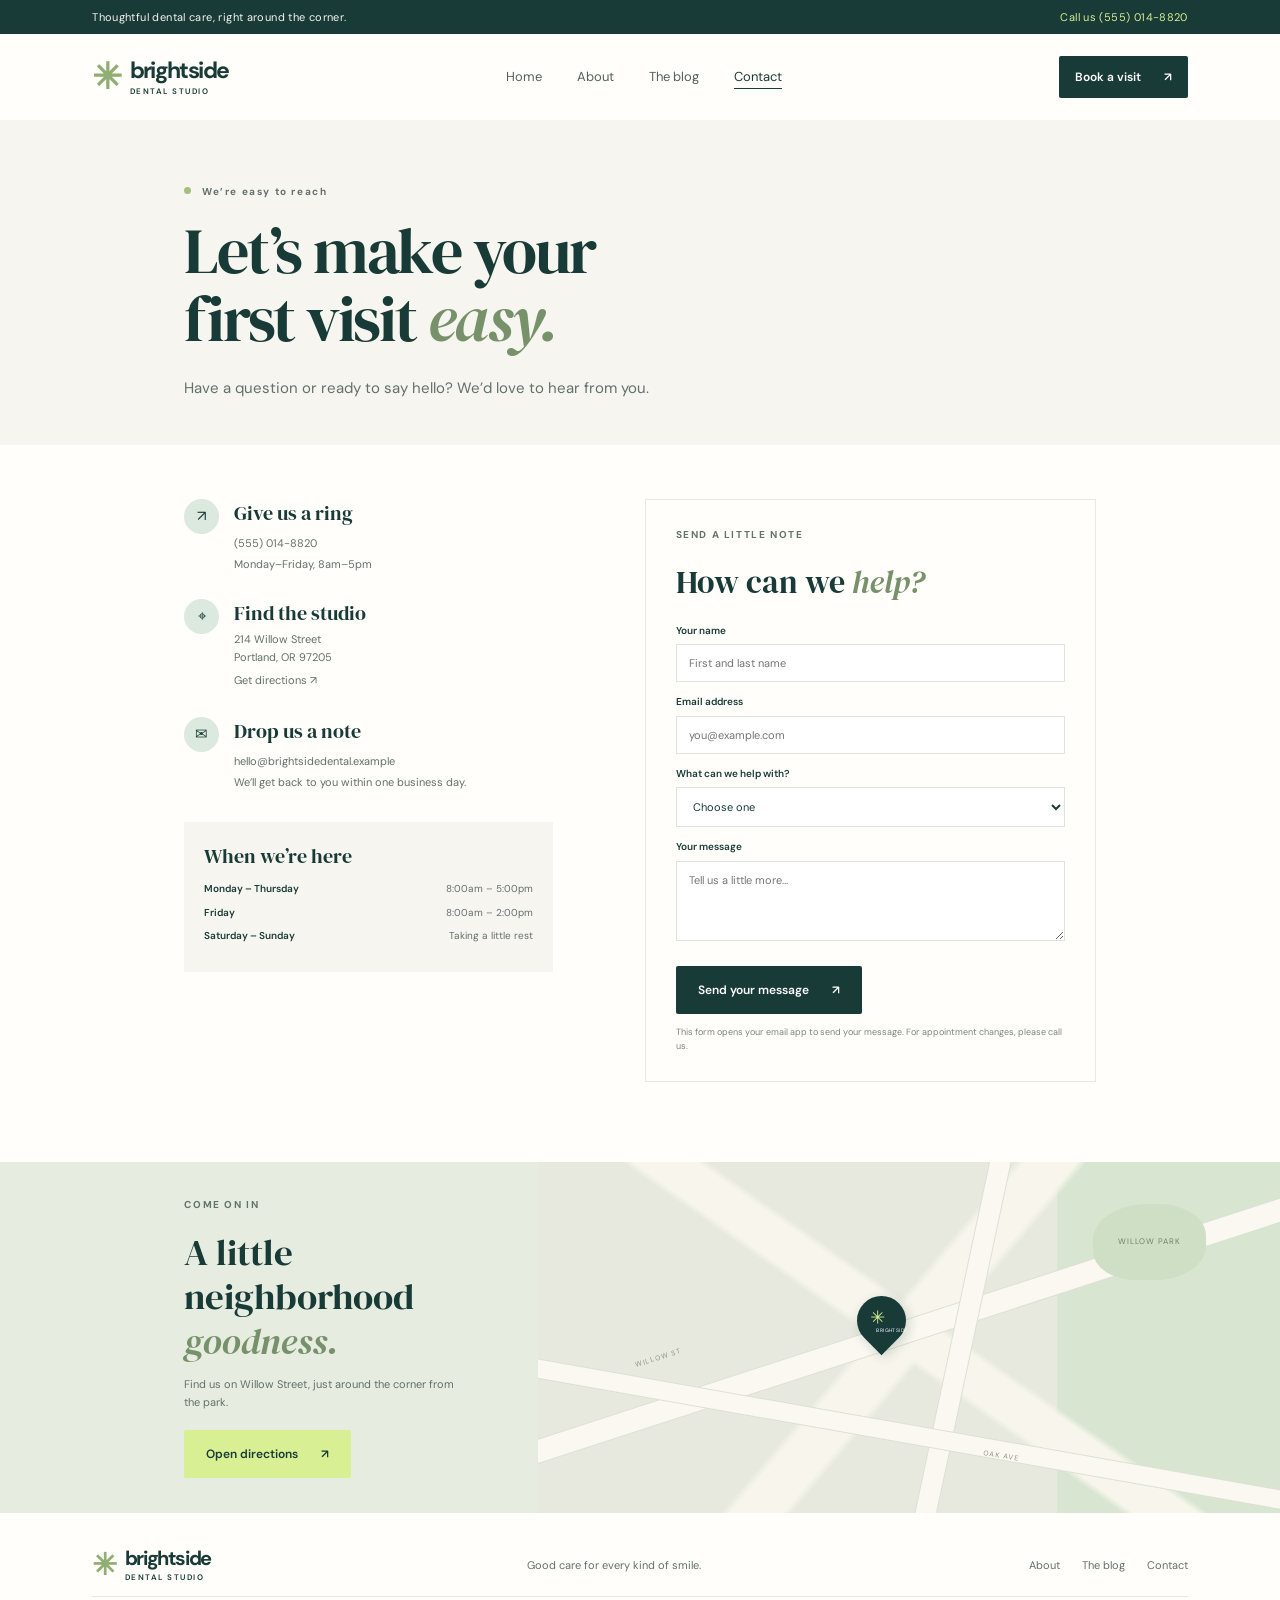
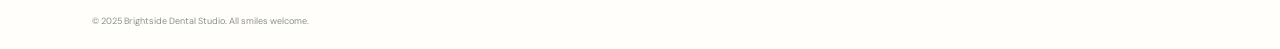
<file: contact.html>
<!doctype html>
<html lang="en">
<head><meta charset="utf-8"><meta name="viewport" content="width=device-width, initial-scale=1">
  <meta name="description" content="Get in touch or plan your first visit to Brightside Dental Studio.">
  <title>Contact | Brightside Dental Studio</title><link rel="stylesheet" href="dental.css"></head>
<body>
  <div class="topbar"><span>Thoughtful dental care, right around the corner.</span><a href="tel:+15550148820">Call us (555) 014-8820</a></div>
  <header class="site-header"><a class="brand" href="ai.html" aria-label="Brightside Dental Studio home"><span class="brand-mark">✳</span><span>brightside<span class="brand-small">DENTAL STUDIO</span></span></a><nav class="main-nav" aria-label="Main navigation"><a href="ai.html">Home</a><a href="about.html">About</a><a href="blog.html">The blog</a><a class="active" href="contact.html">Contact</a></nav><a class="button button-dark header-cta" href="#contact-form">Book a visit <span aria-hidden="true">↗</span></a></header>
  <main>
    <section class="contact-heading"><p class="eyebrow"><span class="eyebrow-dot"></span> We’re easy to reach</p><h1>Let’s make your<br>first visit <em>easy.</em></h1><p>Have a question or ready to say hello? We’d love to hear from you.</p></section>
    <section class="contact-layout">
      <div class="contact-details">
        <div class="contact-detail"><span class="detail-icon">↗</span><div><h2>Give us a ring</h2><a href="tel:+15550148820">(555) 014-8820</a><p>Monday–Friday, 8am–5pm</p></div></div>
        <div class="contact-detail"><span class="detail-icon">⌖</span><div><h2>Find the studio</h2><p>214 Willow Street<br>Portland, OR 97205</p><a href="https://maps.google.com/?q=214+Willow+Street+Portland+OR">Get directions ↗</a></div></div>
        <div class="contact-detail"><span class="detail-icon">✉</span><div><h2>Drop us a note</h2><a href="mailto:hello@brightsidedental.example">hello@brightsidedental.example</a><p>We’ll get back to you within one business day.</p></div></div>
        <div class="hours-card"><h2>When we’re here</h2><p><span>Monday – Thursday</span><span>8:00am – 5:00pm</span></p><p><span>Friday</span><span>8:00am – 2:00pm</span></p><p><span>Saturday – Sunday</span><span>Taking a little rest</span></p></div>
      </div>
      <form class="contact-form" id="contact-form" action="mailto:hello@brightsidedental.example" method="post" enctype="text/plain">
        <p class="eyebrow">SEND A LITTLE NOTE</p><h2>How can we <em>help?</em></h2>
        <label for="name">Your name</label><input id="name" name="name" type="text" placeholder="First and last name" required>
        <label for="email">Email address</label><input id="email" name="email" type="email" placeholder="you@example.com" required>
        <label for="reason">What can we help with?</label><select id="reason" name="reason"><option value="">Choose one</option><option>Scheduling a first visit</option><option>General question</option><option>Something else</option></select>
        <label for="message">Your message</label><textarea id="message" name="message" rows="4" placeholder="Tell us a little more..." required></textarea>
        <button class="button button-dark" type="submit">Send your message <span aria-hidden="true">↗</span></button>
        <p class="form-note">This form opens your email app to send your message. For appointment changes, please call us.</p>
      </form>
    </section>
    <section class="map-panel"><div class="map-overlay"><p class="eyebrow">COME ON IN</p><h2>A little neighborhood<br><em>goodness.</em></h2><p>Find us on Willow Street, just around the corner from the park.</p><a class="button button-light" href="https://maps.google.com/?q=214+Willow+Street+Portland+OR">Open directions <span aria-hidden="true">↗</span></a></div><div class="map-art" aria-label="Illustrated map showing Brightside Dental Studio on Willow Street"><span class="map-road road-one"></span><span class="map-road road-two"></span><span class="map-road road-three"></span><span class="map-park">WILLOW PARK</span><span class="map-pin">✳<small>BRIGHTSIDE</small></span><span class="map-label label-one">WILLOW ST</span><span class="map-label label-two">OAK AVE</span></div></section>
  </main>
  <footer class="site-footer"><a class="brand brand-footer" href="ai.html"><span class="brand-mark">✳</span><span>brightside<span class="brand-small">DENTAL STUDIO</span></span></a><p>Good care for every kind of smile.</p><div class="footer-links"><a href="about.html">About</a><a href="blog.html">The blog</a><a href="contact.html">Contact</a></div><small>© 2025 Brightside Dental Studio. All smiles welcome.</small></footer>
</body>
</html>
</file>
<file: dental.css>
@import url('https://fonts.googleapis.com/css2?family=DM+Sans:wght@400;500;600;700&family=DM+Serif+Display:ital@0;1&display=swap');
:root{--ink:#193b38;--muted:#62706b;--cream:#f7f5ef;--paper:#fffefa;--green:#dce9df;--lime:#d8ef93;--line:#e7e8df;--serif:'DM Serif Display',Georgia,serif;--sans:'DM Sans',Arial,sans-serif}
*{box-sizing:border-box}html{scroll-behavior:smooth}body{margin:0;color:var(--ink);background:var(--paper);font-family:var(--sans);font-size:15px;line-height:1.65}a{color:inherit;text-decoration:none}img{display:block;width:100%;object-fit:cover}.topbar{display:flex;justify-content:space-between;align-items:center;padding:8px 7.2%;background:var(--ink);color:#f7f5ef;font-size:11px;letter-spacing:.035em}.topbar a{color:var(--lime)}.site-header{height:86px;padding:0 7.2%;display:flex;align-items:center;justify-content:space-between;background:var(--paper)}.brand{display:inline-flex;gap:9px;align-items:center;color:var(--ink);font-size:23px;font-weight:700;letter-spacing:-.07em;line-height:1}.brand-mark{color:#90ad72;font-size:36px;line-height:.8}.brand-small{display:block;margin-top:5px;font-size:8px;font-weight:600;letter-spacing:.19em}.main-nav{display:flex;align-items:center;gap:35px;color:#56615d;font-size:13px}.main-nav a{transition:color .2s}.main-nav a:hover,.main-nav a.active{color:var(--ink)}.main-nav a.active{box-shadow:0 1px var(--ink)}.button{min-height:48px;display:inline-flex;align-items:center;justify-content:center;gap:23px;padding:0 22px;border:0;border-radius:2px;font:600 12px var(--sans);transition:transform .2s,background .2s;cursor:pointer}.button:hover{transform:translateY(-2px)}.button-dark{color:white;background:var(--ink)}.button-dark:hover{background:#2a514b}.button-light{color:var(--ink);background:var(--lime)}.header-cta{min-height:42px;padding:0 16px}
.hero{min-height:578px;display:grid;grid-template-columns:1fr 1fr;background:var(--cream)}.hero-copy{align-self:center;max-width:580px;padding:64px 10% 66px 14.4%}.eyebrow{margin:0 0 16px;color:#63726b;font-size:10px;font-weight:700;letter-spacing:.16em}.eyebrow-dot{width:7px;height:7px;display:inline-block;margin-right:7px;border-radius:50%;background:#a4bf7c;vertical-align:1px}h1,h2,h3,p{margin-top:0}h1,h2{font-weight:400}.hero h1,.page-hero h1,.contact-heading h1,.blog-heading h1{margin:0 0 22px;font:400 clamp(50px,5.4vw,75px)/1.07 var(--serif);letter-spacing:-.035em}h1 em,h2 em,blockquote em{color:#77916a;font-weight:400}.hero-text{max-width:390px;margin-bottom:27px;color:var(--muted);font-size:15px;line-height:1.8}.hero-actions{display:flex;align-items:center;gap:25px}.text-link{display:inline-flex;align-items:center;gap:9px;color:var(--ink);font-size:12px;font-weight:700}.text-link span,.service-card a span{transition:transform .2s}.text-link:hover span,.service-card a:hover span{transform:translateX(4px)}.hero-note{display:flex;gap:12px;align-items:center;margin-top:52px;color:#77827c;font-size:10px;line-height:1.6}.hero-note strong{color:var(--ink);font-size:10px}.note-stars{color:#b7a65c;letter-spacing:2px;font-size:13px}.hero-visual{position:relative;min-height:578px;padding:35px 7.5% 35px 0}.hero-visual>img{height:100%;min-height:508px}.floating-card{position:absolute;bottom:76px;left:-44px;display:flex;align-items:center;gap:13px;padding:16px 21px;background:var(--paper);box-shadow:0 10px 35px #18342a16;color:#77827c;font-size:10px;line-height:1.8}.floating-card strong{color:var(--ink);font-size:12px}.floating-icon{width:39px;height:39px;display:grid;place-items:center;border-radius:50%;background:var(--green);color:var(--ink);font-size:22px}.visual-caption{position:absolute;right:7.5%;bottom:48px;color:white;font-size:8px;letter-spacing:.13em;text-shadow:0 1px 5px #0008}
.section-pad{padding:90px 10% 105px;text-align:center}.welcome h2,.story-copy h2,.values-section h2,.blog-list-heading h2{margin:0;font:400 clamp(36px,4vw,51px)/1.18 var(--serif);letter-spacing:-.02em}.section-intro{max-width:495px;margin:19px auto 51px;color:var(--muted);font-size:13px}.service-grid{display:grid;grid-template-columns:repeat(3,1fr);gap:17px;text-align:left}.service-card{position:relative;min-height:229px;padding:28px 27px 24px;border:1px solid var(--line);background:#fff}.service-number{position:absolute;top:24px;right:24px;color:#a3aaa3;font-size:10px}.service-icon{display:block;margin-bottom:15px;color:#829b70;font-size:24px}.service-card h3{margin-bottom:8px;font:400 22px var(--serif)}.service-card p{margin-bottom:17px;color:var(--muted);font-size:11px;line-height:1.7}.service-card a{display:inline-flex;gap:9px;font-size:10px;font-weight:700}.quote-band{padding:74px 20px 70px;text-align:center;background:var(--green)}.quote-mark{display:block;height:43px;color:#8ca47a;font:60px/.9 var(--serif)}.quote-band blockquote{max-width:650px;margin:12px auto 21px;font:400 clamp(25px,3.2vw,39px)/1.35 var(--serif)}.quote-band p{margin:0;color:#60736a;font-size:9px;font-weight:700;letter-spacing:.14em}.visit-cta{display:flex;align-items:center;justify-content:space-between;padding:70px 14.4%;background:var(--ink);color:white}.visit-cta .eyebrow{color:#b8c5bb}.visit-cta h2{margin:0;font:400 clamp(35px,4vw,49px)/1.15 var(--serif)}.visit-cta h2 em{color:var(--lime)}.site-footer{display:grid;grid-template-columns:1.3fr 1fr 1fr;align-items:center;gap:15px;padding:35px 7.2% 20px}.brand-footer{font-size:20px}.brand-footer .brand-mark{font-size:30px}.site-footer>p{margin:0;color:var(--muted);font-size:11px}.footer-links{display:flex;justify-content:flex-end;gap:22px;color:var(--muted);font-size:11px}.footer-links a:hover{color:var(--ink)}.site-footer small{grid-column:1/-1;padding-top:17px;border-top:1px solid var(--line);color:#89918b;font-size:9px}
.page-hero{display:grid;grid-template-columns:1fr 1fr;align-items:center;gap:7%;padding:58px 10% 63px 14.4%;background:var(--cream)}.page-hero h1{font-size:clamp(48px,5vw,68px)}.page-hero .hero-text{margin:0}.page-hero img{height:370px}.story-section{display:grid;grid-template-columns:1fr 1fr;align-items:center;gap:10%;padding:95px 14.4%}.story-image img{height:410px}.story-copy h2{margin-bottom:23px}.story-copy>p:not(.eyebrow){color:var(--muted);font-size:13px}.story-copy .text-link{margin-top:8px}.values-section{padding:79px 14.4% 92px;background:var(--cream);text-align:center}.values-section h2{margin-bottom:40px}.values-grid{display:grid;grid-template-columns:repeat(3,1fr);gap:35px;text-align:left}.values-grid article{padding-top:18px;border-top:1px solid #d9ded4}.values-grid article>span{color:#83966d;font-size:10px}.values-grid h3{margin:14px 0 8px;font:400 22px var(--serif)}.values-grid p{margin:0;color:var(--muted);font-size:11px}
.contact-heading{padding:64px 14.4% 45px;background:var(--cream)}.contact-heading h1,.blog-heading h1{font-size:clamp(48px,5vw,67px)}.contact-heading>p:last-child,.blog-heading>p:last-child{margin:0;color:var(--muted)}.contact-layout{display:grid;grid-template-columns:.9fr 1.1fr;gap:10%;padding:54px 14.4% 80px}.contact-details{display:flex;flex-direction:column;gap:26px}.contact-detail{display:flex;gap:15px}.detail-icon{width:35px;height:35px;flex:0 0 35px;display:grid;place-items:center;border-radius:50%;background:var(--green);color:var(--ink)}.contact-detail h2,.hours-card h2{margin:0 0 3px;font:400 20px var(--serif)}.contact-detail p,.contact-detail a{margin:0;color:var(--muted);font-size:11px}.contact-detail a:hover{color:var(--ink)}.hours-card{margin-top:5px;padding:20px;background:var(--cream)}.hours-card h2{margin-bottom:11px}.hours-card p{display:flex;justify-content:space-between;gap:12px;margin:7px 0;color:var(--muted);font-size:10px}.hours-card p span:first-child{color:var(--ink);font-weight:600}.contact-form{padding:27px 30px;border:1px solid var(--line)}.contact-form h2{margin:0 0 19px;font:400 32px var(--serif)}.contact-form label{display:block;margin:12px 0 5px;color:var(--ink);font-size:10px;font-weight:600}.contact-form input,.contact-form select,.contact-form textarea{width:100%;padding:11px 12px;border:1px solid #dfe3dd;border-radius:0;background:#fff;color:var(--ink);font:11px var(--sans)}.contact-form input:focus,.contact-form select:focus,.contact-form textarea:focus{outline:2px solid #a9bf91;outline-offset:1px}.contact-form textarea{resize:vertical}.contact-form button{margin-top:17px}.form-note{margin:11px 0 0;color:#7a8580;font-size:9px}
.map-panel{min-height:340px;position:relative;display:grid;grid-template-columns:42% 58%;overflow:hidden;background:#e6ecdf}.map-overlay{z-index:1;align-self:center;padding:35px 12% 35px 34.3%}.map-overlay h2{margin:0 0 12px;font:400 37px/1.2 var(--serif)}.map-overlay>p:not(.eyebrow){color:var(--muted);font-size:11px}.map-overlay .button{margin-top:8px}.map-art{position:relative;min-height:340px;overflow:hidden;background-color:#e7e9de;background-image:linear-gradient(35deg,transparent 47%,#f8f6ec 48%,#f8f6ec 53%,transparent 54%),linear-gradient(130deg,transparent 46%,#f8f6ec 47%,#f8f6ec 52%,transparent 53%),linear-gradient(90deg,transparent 70%,#d7e5d1 70%)}.map-road{position:absolute;background:#faf8f0;box-shadow:0 0 0 1px #dce0d4}.road-one{width:120%;height:22px;top:45%;left:-10%;transform:rotate(-18deg)}.road-two{width:20px;height:140%;top:-20%;left:56%;transform:rotate(12deg)}.road-three{width:120%;height:18px;top:75%;left:-10%;transform:rotate(10deg)}.map-park{position:absolute;top:12%;right:10%;padding:31px 25px;border-radius:48% 42% 45% 38%;background:#cfdfc5;color:#6c8568;font-size:8px;letter-spacing:.12em}.map-pin{position:absolute;top:38%;left:43%;display:grid;width:49px;height:49px;place-content:center;border-radius:50% 50% 50% 0;transform:rotate(-45deg);background:var(--ink);color:var(--lime);text-align:center;font-size:18px;box-shadow:0 4px 12px #163a3530}.map-pin small{transform:rotate(45deg);color:white;font-size:5px;letter-spacing:.08em}.map-label{position:absolute;color:#8c9587;font-size:7px;letter-spacing:.15em}.label-one{top:54%;left:13%;transform:rotate(-18deg)}.label-two{top:82%;left:60%;transform:rotate(10deg)}
.blog-heading{padding:65px 14.4% 54px;text-align:center;background:var(--cream)}.blog-heading .eyebrow{margin-bottom:14px}.featured-post{display:grid;grid-template-columns:1.1fr .9fr;align-items:center;gap:7%;padding:60px 14.4% 73px}.featured-image,.blog-card-image{position:relative;display:block;overflow:hidden}.featured-image img{height:360px;transition:transform .4s}.featured-image:hover img,.blog-card-image:hover img{transform:scale(1.035)}.featured-image>span,.blog-card-image>span{position:absolute;bottom:14px;left:14px;padding:7px 10px;background:var(--lime);color:var(--ink);font-size:8px;font-weight:700;letter-spacing:.1em}.post-meta{margin:0 0 11px;color:#849087;font-size:9px;font-weight:700;letter-spacing:.12em}.featured-copy h2{margin:0 0 13px;font:400 37px/1.2 var(--serif)}.featured-copy>p:not(.post-meta){margin-bottom:19px;color:var(--muted);font-size:12px}.blog-list-section{padding:73px 14.4% 90px;background:var(--cream)}.blog-list-heading{display:flex;align-items:end;justify-content:space-between;margin-bottom:32px}.blog-list-heading h2{font-size:39px}.blog-list-heading>span{padding-bottom:6px;color:var(--muted);font-size:11px}.blog-grid{display:grid;grid-template-columns:repeat(3,1fr);gap:22px}.blog-card-image img{height:190px;transition:transform .4s}.blog-card .post-meta{margin:17px 0 8px;font-size:8px}.blog-card h3{margin:0 0 8px;font:400 21px/1.3 var(--serif)}.blog-card>p:not(.post-meta){min-height:53px;margin-bottom:10px;color:var(--muted);font-size:10px}.blog-card .text-link{font-size:10px}
@media(max-width:850px){.site-header{padding:0 5%}.topbar{padding-right:5%;padding-left:5%}.main-nav{gap:18px}.hero-copy{padding-left:10%}.section-pad{padding-right:7%;padding-left:7%}.page-hero,.contact-heading,.blog-heading{padding-right:8%;padding-left:8%}.story-section,.contact-layout,.featured-post,.blog-list-section{padding-right:8%;padding-left:8%}.values-section{padding-right:8%;padding-left:8%}.visit-cta{padding-right:9%;padding-left:9%}.map-overlay{padding-left:19%}}
@media(max-width:620px){.topbar{justify-content:center;gap:14px;font-size:9px}.site-header{height:auto;min-height:74px;flex-wrap:wrap;gap:13px;padding-top:13px;padding-bottom:13px}.brand{font-size:20px}.brand-mark{font-size:31px}.header-cta{min-height:36px;gap:9px;padding:0 11px;font-size:10px}.main-nav{order:3;width:100%;justify-content:space-between;gap:10px;padding-top:5px;font-size:11px}.hero{display:flex;flex-direction:column}.hero-copy{width:100%;padding:54px 8% 38px}.hero h1{font-size:57px}.hero-visual{min-height:340px;padding:0 7% 25px}.hero-visual>img{min-height:300px;height:300px}.floating-card{bottom:49px;left:3%}.visual-caption{right:9%;bottom:36px}.hero-note{margin-top:33px}.section-pad{padding-top:63px;padding-bottom:68px}.service-grid,.values-grid,.blog-grid{grid-template-columns:1fr}.service-card{min-height:auto}.quote-band{padding:55px 8%}.visit-cta{align-items:flex-start;flex-direction:column;gap:23px;padding:54px 8%}.site-footer{grid-template-columns:1fr auto;padding:29px 7% 18px}.site-footer>p{grid-column:1/-1;grid-row:2}.footer-links{grid-column:1/-1;grid-row:3;justify-content:flex-start}.site-footer small{grid-row:4}.page-hero,.story-section,.contact-layout,.featured-post{grid-template-columns:1fr}.page-hero{gap:28px;padding-top:48px;padding-bottom:45px}.page-hero img{height:270px}.story-section{gap:30px;padding-top:60px;padding-bottom:65px}.story-image img{height:300px}.values-section{padding-top:60px;padding-bottom:65px}.values-grid{gap:25px}.contact-heading{padding-top:48px;padding-bottom:35px}.contact-layout{gap:35px;padding-top:35px;padding-bottom:55px}.contact-form{padding:22px 18px}.map-panel{grid-template-columns:1fr}.map-overlay{padding:42px 8%}.map-art{min-height:260px}.blog-heading{padding-top:48px;padding-bottom:42px}.featured-post{gap:25px;padding-top:40px;padding-bottom:52px}.featured-image img{height:255px}.featured-copy h2{font-size:31px}.blog-list-section{padding-top:52px;padding-bottom:60px}.blog-list-heading{align-items:flex-start;flex-direction:column;gap:7px}.blog-grid{gap:34px}.blog-card-image img{height:220px}.blog-card>p:not(.post-meta){min-height:0}}
</file>
